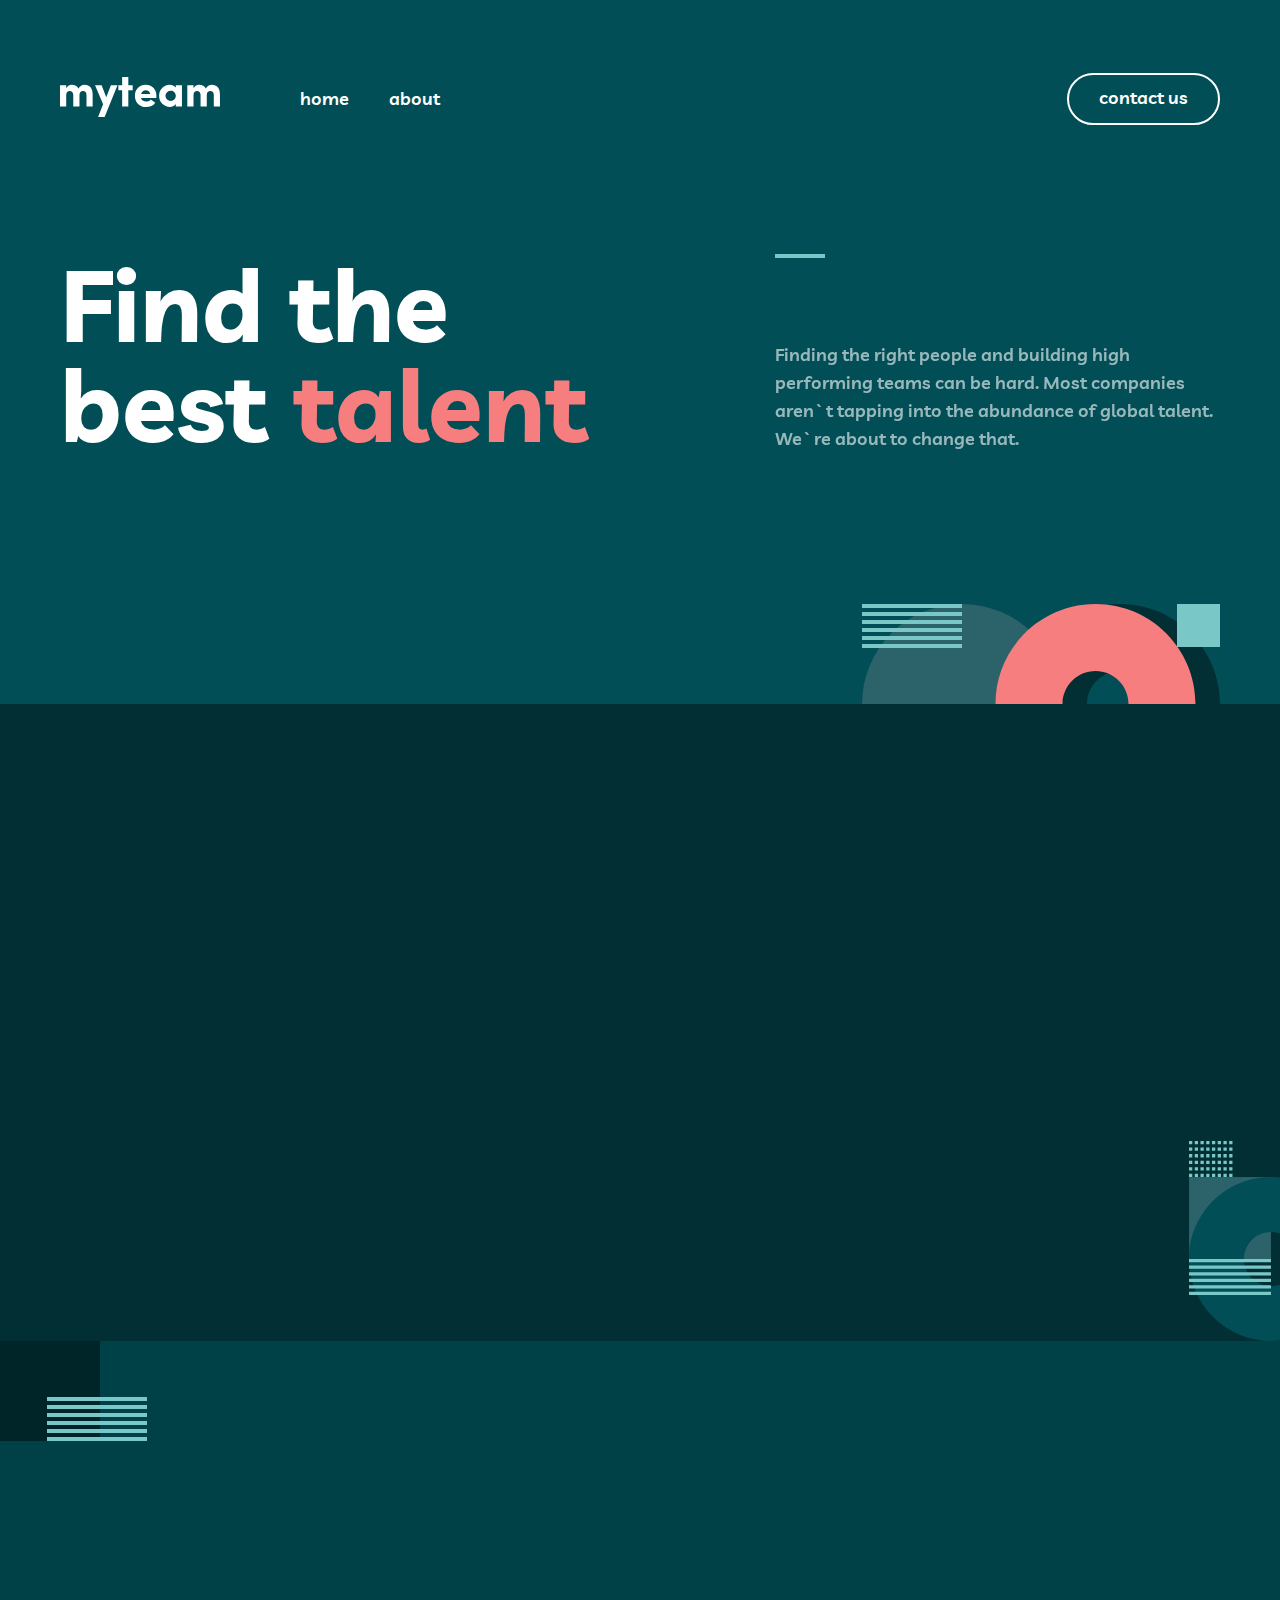
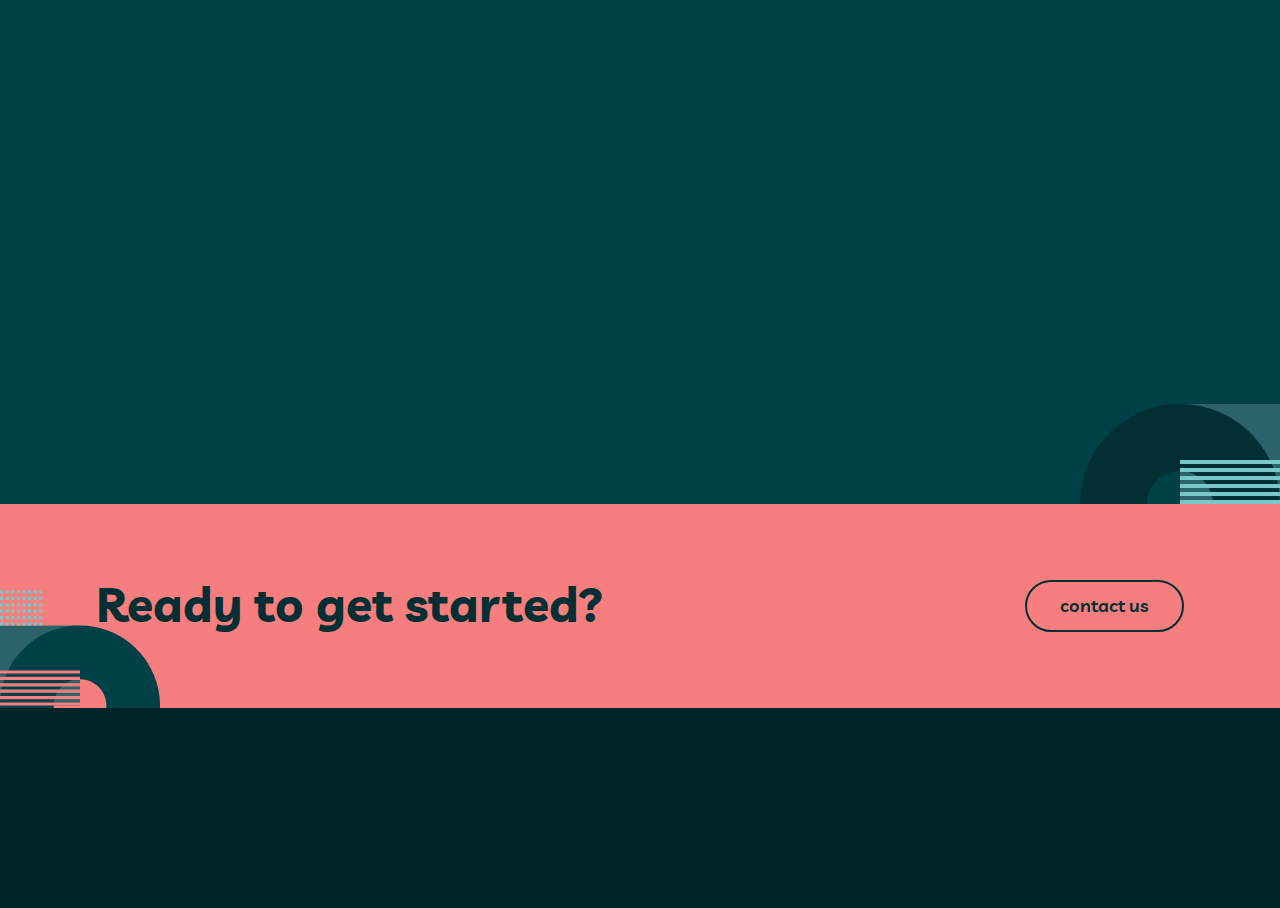
<file: index.html>
<!DOCTYPE html>
<html lang="en">
<head>
    <meta charset="UTF-8">
    <meta http-equiv="X-UA-Compatible" content="IE=edge">
    <meta name="viewport" content="width=device-width, initial-scale=1.0">
    <link rel="stylesheet" href="css/main.css">
    <link href="https://unpkg.com/aos@2.3.1/dist/aos.css" rel="stylesheet">
    <title>My Team</title>
</head>
<body>
    <header  class="site-header">
        <div class="container">
            <div class="header">
                <div class="header-logo-wrapper">
                    <a class="header-logo-link" href="/">
                        <img class="site-logo" src="./images/images-logo.svg" alt="site logo" width="160" height="40">
                    </a>
                    <ul class="header-list">
                        <li class="header-item">
                            <a class="header-link" href="/">home</a>
                        </li>
                        <li class="header-item">
                            <a class="header-link" href="./about.html">about</a>
                        </li>
                    </ul>
                </div>
                <a class="header-contact-link" href="./contact.html">contact us</a>
                <button class="header-btn">
                    <img src="./images/header-icon.svg" alt="header icon" width="20" height="17">
                </button>
            </div>
        </div>
    </header>
     <main class="site-main">
        <section  class="hero-section">
            <div class="container">
                <div  class="hero">
                    <h2 data-aos="flip-left" data-aos-easing="ease-out-cubic" data-aos-duration="2000">Find the <br> best <span class="hero-title-color">talent</span> </h2>
                    <div data-aos="flip-left" data-aos-easing="ease-out-cubic" data-aos-duration="2000" class="hero-content-wrapper">
                        <span></span>
                        <p>Finding the right people and building high performing teams can be hard. Most companies aren`t tapping into the abundance of global talent. We`re about to change that.</p>
                    </div>
                </div>
            </div>
        </section>
        <section class="build-section">
            <div class="container">
                <div class="build">
                    <div data-aos="flip-left"  data-aos-easing="ease-out-cubic" data-aos-duration="2000" class="build-content-left">
                        <span></span>
                        <h2>Build & manage distributed teams like no one else.</h2>
                    </div>
                    <div data-aos="flip-left"  data-aos-easing="ease-out-cubic" data-aos-duration="2000" class="build-content-right">
                        <div class="wrap">
                            <img src="./images/build-icon1.svg" alt="img" width="72" height="72">
                            <div>
                                <h3>Experienced Individuals</h3>
                                <p>Our network is made up of highly experienced professionals who are passionate about what they do.</p>
                            </div>
                        </div>
                        <div class="wrap">
                            <img src="./images/build-icon2.svg" alt="img" width="72" height="72">
                            <div>
                                <h3>Easy to Implement</h3>
                                <p>Our processes have been refined over years of implementation meaning our teams always deliver.</p>
                            </div>
                        </div>
                        <div class="wrap">
                            <img src="./images/build-icon3.svg" alt="img" width="72" height="72">
                            <div>
                                <h3>Enhanced Productivity</h3>
                                <p>Our customized platform with in-built analytics helps you manage your distributed teams.</p>
                            </div>
                        </div>
                    </div>
                </div>
            </div>
        </section>
         <section class="delivering-section">
            <div class="container">
                <h2  data-aos="fade-down"  data-aos-easing="linear" data-aos-duration="1500" class="delivering-title">Delivering real results for top companies. Some of our <span> success stories.</span></h2>
                <ul class="delivering-list">
                    <li data-aos="flip-left" data-aos-easing="ease-out-cubic" data-aos-duration="2000" class="delivering-item">
                       
                        <p class="delivering-text"> “The team perfectly fit the specialized skill set required. They focused on the most essential features helping us launch the platform eight months faster than planned.”</p>
                        <h3 class="delivering-subtitle">Kady Baker</h3>
                        <strong class="delivering-count">Product Manager at Bookmark</strong>
                        <img class="delivering-img" src="./images/delivering-icon1.svg" alt="img" width="62" height="62">
                    </li>
                    <li data-aos="flip-left" data-aos-easing="ease-out-cubic" data-aos-duration="2000" class="delivering-item">
                        
                        <p class="delivering-text"> “We needed to automate our entire onboarding process. The team came in and built out the whole journey. Since going live, user retention has gone through the roof!”</p>
                        <h3 class="delivering-subtitle">Aiysha Reese</h3>
                        <strong class="delivering-count">Founder of Manage</strong>
                        <img class="delivering-img" src="./images/delivering-icon2.svg" alt="img" width="62" height="62">
                    </li>
                    <li data-aos="flip-left" data-aos-easing="ease-out-cubic" data-aos-duration="2000" class="delivering-item">
                       
                        <p class="delivering-text"> “Amazing. Our team helped us build an app that delivered a new experience for hiring a physio. The launch was an instant success with 100k downloads in the first month.”</p>
                        <h3 class="delivering-subtitle">Arthur Clarke</h3>
                        <strong class="delivering-count">Co-founder of MyPhysio</strong>
                        <img class="delivering-img" src="./images/delivering-icon3.svg" alt="img" width="62" height="62">
                    </li>
                </ul>
            </div>
        </section> 
        <section class="ready-section">
            <div class="container">
                <div class="ready-wrapper">
                    <h2 class="ready-title">Ready to get started?</h2>
                    <a class="ready-link" href="">contact us</a>
                </div>
            </div>
        </section> 
    </main>
    <footer class="site-footer">
        <div class="container">
            <div data-aos="fade-down" data-aos-easing="linear" data-aos-duration="1500" class="footer">
                <div class="footer-wrapper">
                    <img class="footer-img" src="./images/images-logo.svg" alt="footer logo" width="160" height="40">
                    <ul class="footer-list">
                        <li class="footer-item">
                            <a class="footer-link" href="#">home</a>
                        </li>
                        <li class="footer-item">
                            <a class="footer-link" href="#">about</a>
                        </li>
                    </ul>
                </div>
                <div data-aos="fade-down" data-aos-easing="linear"  data-aos-duration="1500" class="footer-text-wrapper">
                    <ul>
                        <li>
                            <p>987  Hillcrest Lane</p>
                        </li>
                        <li>
                            <p>Irvine, CA</p>
                        </li>
                        <li>
                            <p>California 92714</p>
                            </li>
                            <li>
                                <p>Call Us : 949-833-7432</p>
                            </li>
                        </ul>
                    </div>
                    <div data-aos="fade-down" data-aos-easing="linear"  data-aos-duration="1500" class="wrapper">
                        <ul class="footer-list-wrapper">
                            <li class="footer-item-wrapper">
                                <a class="footer-link-wrapper" href="#">
                                    <svg width="24" height="24" viewBox="0 0 24 24" fill="none" xmlns="http://www.w3.org/2000/svg">
                                        <path d="M22.675 0H1.325C0.593 0 0 0.593 0 1.325V22.676C0 23.407 0.593 24 1.325 24H12.82V14.706H9.692V11.084H12.82V8.413C12.82 5.313 14.713 3.625 17.479 3.625C18.804 3.625 19.942 3.724 20.274 3.768V7.008L18.356 7.009C16.852 7.009 16.561 7.724 16.561 8.772V11.085H20.148L19.681 14.707H16.561V24H22.677C23.407 24 24 23.407 24 22.675V1.325C24 0.593 23.407 0 22.675 0Z" fill="currentColor"/>
                                    </svg>
                                </a>
                            </li>
                            <li class="footer-item-wrapper">
                                <a class="footer-link-wrapper" href="#">
                                    <svg width="24" height="24" viewBox="0 0 24 24" fill="none" xmlns="http://www.w3.org/2000/svg">
                                        <path d="M12 0C5.373 0 0 5.372 0 12C0 17.084 3.163 21.426 7.627 23.174C7.522 22.225 7.427 20.769 7.669 19.733C7.887 18.796 9.076 13.768 9.076 13.768C9.076 13.768 8.717 13.049 8.717 11.986C8.717 10.318 9.684 9.072 10.888 9.072C11.911 9.072 12.406 9.841 12.406 10.762C12.406 11.791 11.751 13.33 11.412 14.757C11.129 15.951 12.011 16.926 13.189 16.926C15.322 16.926 16.961 14.677 16.961 11.431C16.961 8.558 14.897 6.549 11.949 6.549C8.535 6.549 6.531 9.11 6.531 11.756C6.531 12.787 6.928 13.894 7.424 14.494C7.522 14.613 7.536 14.718 7.507 14.839L7.174 16.199C7.121 16.419 7 16.466 6.772 16.36C5.273 15.662 4.336 13.471 4.336 11.711C4.336 7.926 7.086 4.449 12.265 4.449C16.428 4.449 19.663 7.416 19.663 11.38C19.663 15.516 17.056 18.844 13.436 18.844C12.22 18.844 11.077 18.213 10.686 17.466L9.938 20.319C9.667 21.362 8.936 22.669 8.446 23.465C9.57 23.812 10.763 24 12 24C18.627 24 24 18.627 24 12C24 5.372 18.627 0 12 0Z" fill="currentColor"/>
                                    </svg>
                                    
                                </a>
                            </li>
                            <li class="footer-item-wrapper">
                                <a class="footer-link-wrapper" href="#">
                                    <svg width="24" height="20" viewBox="0 0 24 20" fill="none" xmlns="http://www.w3.org/2000/svg">
                                        <path d="M24 2.55699C23.117 2.94899 22.168 3.21299 21.172 3.33199C22.189 2.72299 22.97 1.75799 23.337 0.607986C22.386 1.17199 21.332 1.58199 20.21 1.80299C19.313 0.845986 18.032 0.247986 16.616 0.247986C13.437 0.247986 11.101 3.21399 11.819 6.29299C7.728 6.08799 4.1 4.12799 1.671 1.14899C0.381 3.36199 1.002 6.25699 3.194 7.72299C2.388 7.69699 1.628 7.47599 0.965 7.10699C0.911 9.38799 2.546 11.522 4.914 11.997C4.221 12.185 3.462 12.229 2.69 12.081C3.316 14.037 5.134 15.46 7.29 15.5C5.22 17.123 2.612 17.848 0 17.54C2.179 18.937 4.768 19.752 7.548 19.752C16.69 19.752 21.855 12.031 21.543 5.10599C22.505 4.41099 23.34 3.54399 24 2.55699Z" fill="currentColor"/>
                                    </svg>
                                    
                                </a>
                            </li>
                        </ul>
                        <p>Copyright 2020. All Rights Reserved</p>
                        
                    </div>
                </div>
            </div>
        </footer>  
        <script src="https://unpkg.com/aos@2.3.1/dist/aos.js"></script>
        <script>
            AOS.init();
        </script>
    </body>
    </html>
</file>
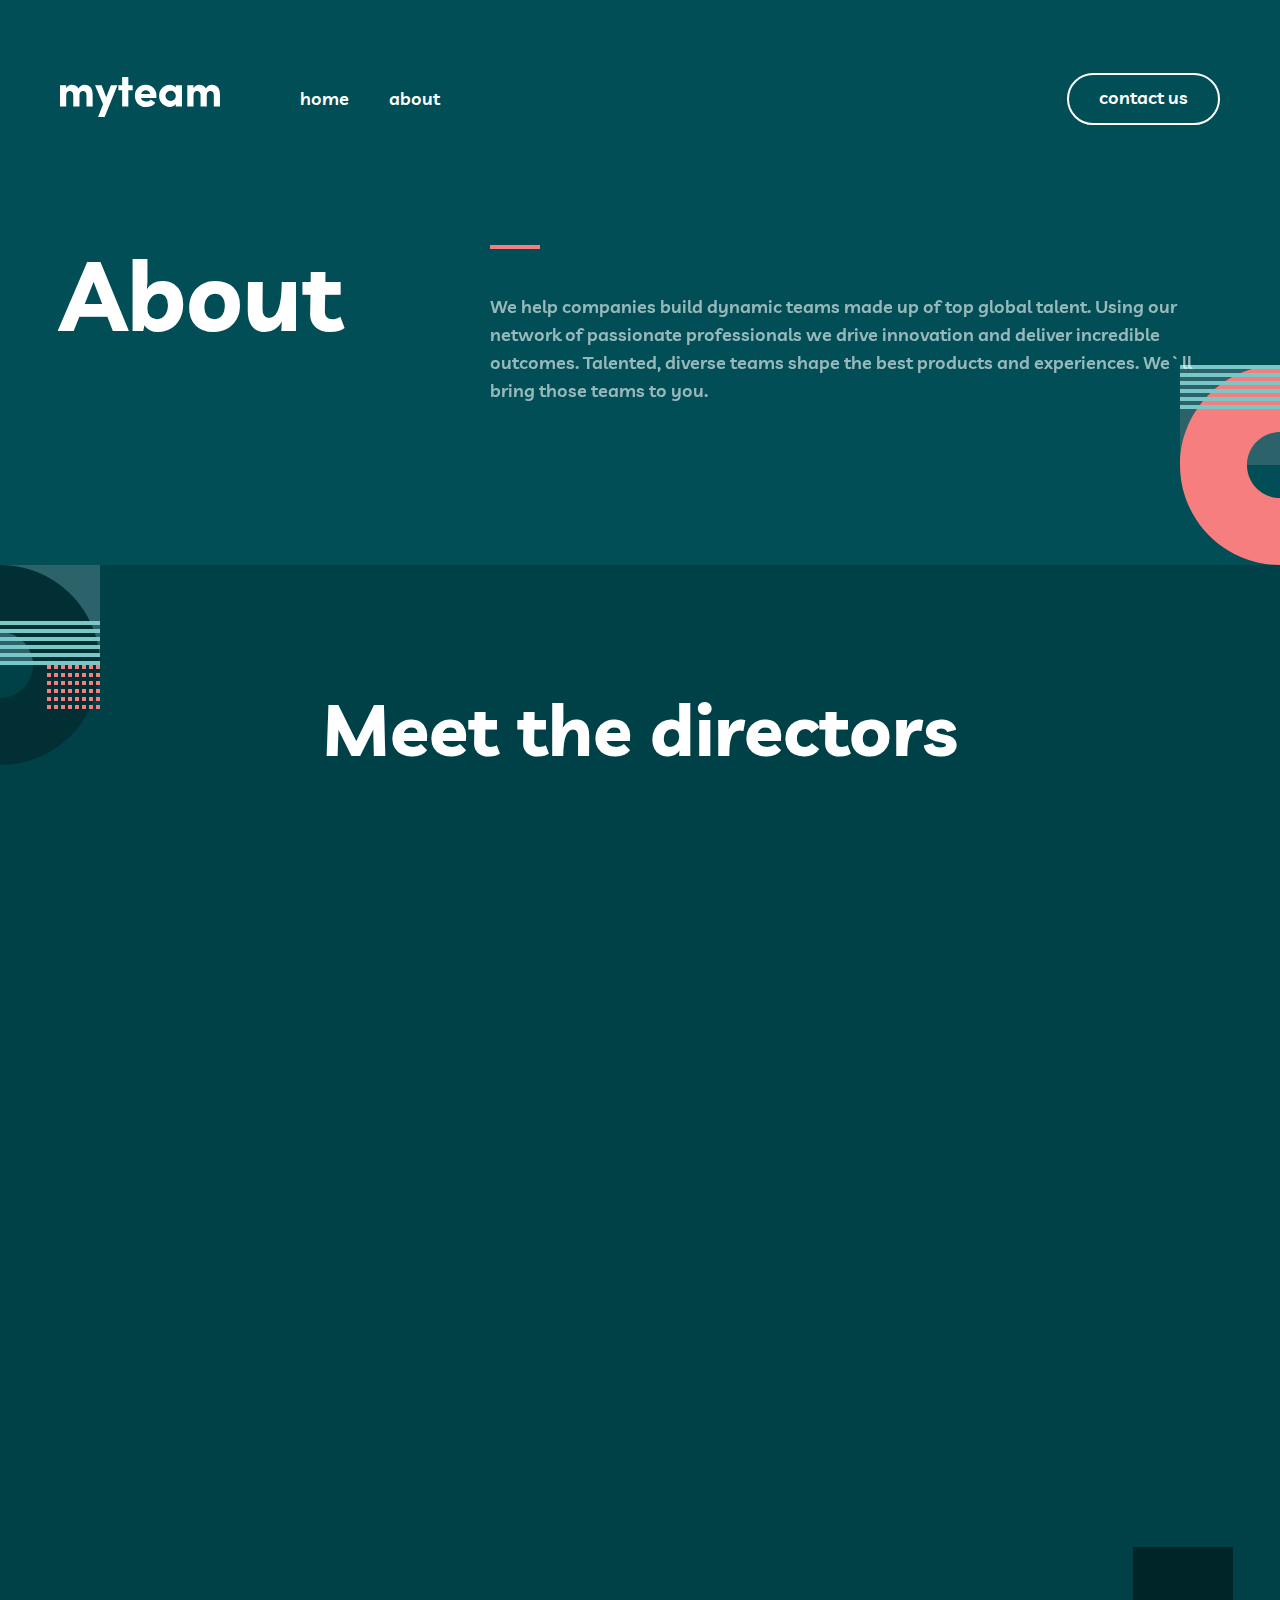
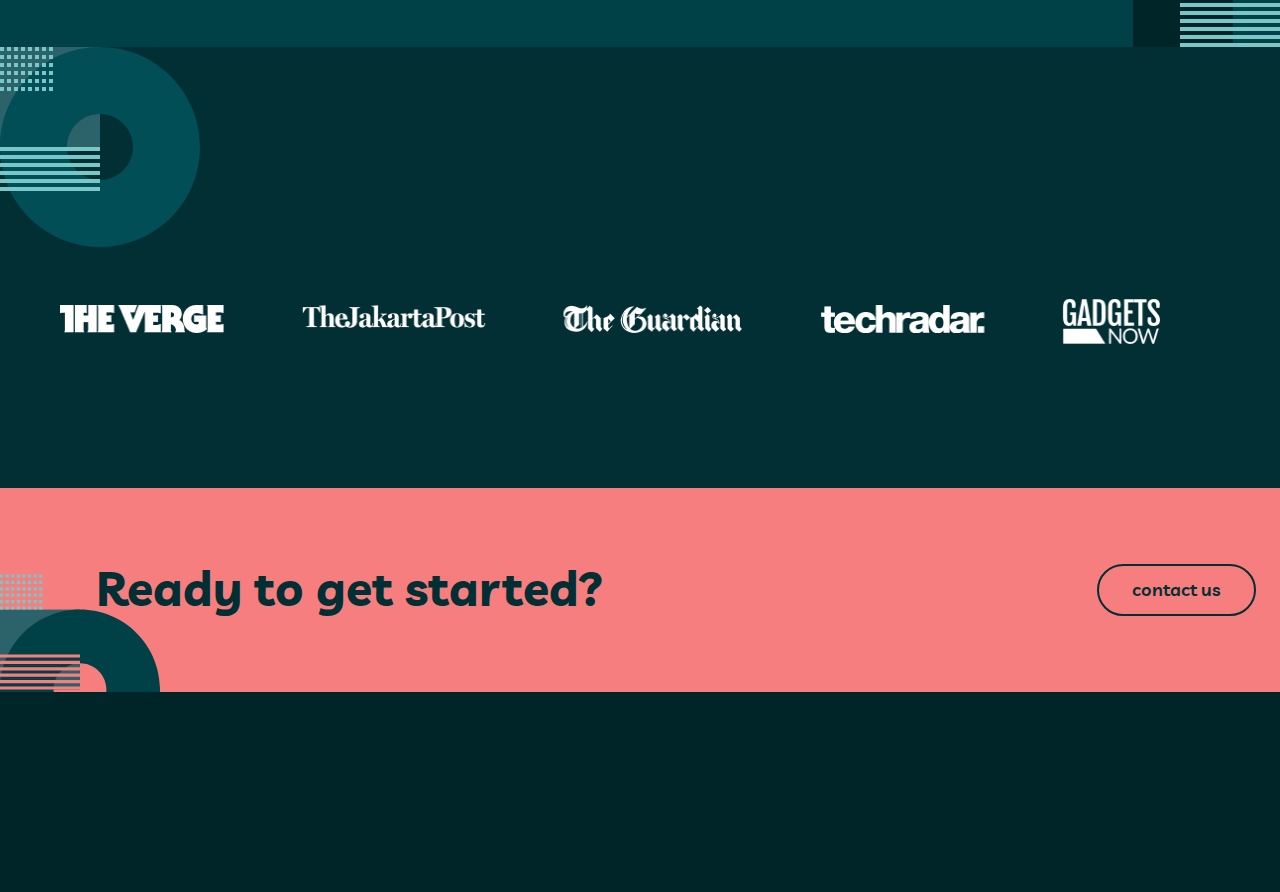
<file: about.html>
<!DOCTYPE html>
<html lang="en">
<head>
    <meta charset="UTF-8">
    <meta http-equiv="X-UA-Compatible" content="IE=edge">
    <meta name="viewport" content="width=device-width, initial-scale=1.0">
    <link rel="stylesheet" href="./css/about.css">
    <link href="https://unpkg.com/aos@2.3.1/dist/aos.css" rel="stylesheet">
    <title>About</title>
</head>
<body>
    <header class="site-header">
        <div class="container">
            <div class="header">
                <div class="header-logo-wrapper">
                    <a class="header-logo-link" href="/">
                        <img src="./images/images-logo.svg" alt="site logo" width="160" height="40">
                    </a>
                    <ul class="header-list">
                        <li class="header-item">
                            <a class="header-link" href="/">home</a>
                        </li>
                        <li class="header-item">
                            <a class="header-link" href="./about.html">about</a>
                        </li>
                    </ul>
                </div>
                <a class="header-contact-link" href="#">contact us</a>
            </div>
        </div>
    </header>
    <main class="site-main">
        <section class="intro-section">
            <div class="container">
                <div class="intro-wrapper">
                    <div data-aos="flip-left" data-aos-easing="ease-out-cubic" data-aos-duration="2000" class="intro-title-wrapper">
                        <h2>About</h2>
                    </div>
                     <div data-aos="flip-left" data-aos-easing="ease-out-cubic" data-aos-duration="2000"   class="intro-text-wrapper">
                        <span></span>
                        <p class="intro-text">We help companies build dynamic teams made up of top global talent. Using our network of passionate professionals we drive innovation and deliver incredible outcomes. Talented, diverse teams shape the best products and experiences. We`ll bring those teams to you.</p>
                    </div>
                </div>
            </div>
        </section>
        <section class="meet-section">
            <div class="container">
                <div  data-aos="fade-down"  data-aos-easing="linear"  data-aos-duration="1500" class="meet-title-wrapper">
                    <h2>Meet the directors</h2>
                </div>
                <ul  class="meet-list">
                    <li data-aos="flip-left" data-aos-easing="ease-out-cubic"  data-aos-duration="2000" class="meet-item">
                        <img class="meet-img" src="./pictures/meet-icon1.svg" alt="img" width="96" height="96">
                        <strong class="meet-count">Nikita Marks</strong>
                        <p class="meet-text">Founder & CEO</p>
                        <img class="meet-icon" src="./pictures/meet-icon.svg" alt="img" width="56" height="56">
                    </li>
                    <li data-aos="flip-left"  data-aos-easing="ease-out-cubic"  data-aos-duration="2000" class="meet-item">
                        <img class="meet-img" src="./pictures/meet-icon2.svg" alt="img" width="96" height="96">
                        <strong class="meet-count">Cristian Duncan</strong>
                        <p class="meet-text">Co-founder & COO</p>
                        <img class="meet-icon" src="./pictures/meet-icon.svg" alt="img" width="56" height="56">
                    </li>
                    <li data-aos="flip-left"  data-aos-easing="ease-out-cubic" data-aos-duration="2000" class="meet-item">
                        <img class="meet-img" src="./pictures/meet-icon3.svg" alt="img" width="96" height="96">
                        <strong class="meet-count">Cruz Hamer</strong>
                        <p class="meet-text">Co-founder & CTO</p>
                        <img class="meet-icon" src="./pictures/meet-icon.svg" alt="img" width="56" height="56">
                    </li>
                </ul>
                <ul class="meet-list">
                    <li data-aos="flip-left" data-aos-easing="ease-out-cubic" data-aos-duration="2000" class="meet-item">
                        <img class="meet-img" src="./pictures/meet-icon4.svg" alt="img" width="96" height="96">
                        <strong class="meet-count">Drake Heaton</strong>
                        <p class="meet-text">Business Development Lead</p>
                        <img class="meet-icon" src="./pictures/meet-icon.svg" alt="img" width="56" height="56">
                    </li>
                    <li data-aos="flip-left" data-aos-easing="ease-out-cubic" data-aos-duration="2000" class="meet-item">
                        <img class="meet-img" src="./pictures/meet-icon5.svg" alt="img" width="96" height="96">
                        <strong class="meet-count">Griffin Wise</strong>
                        <p class="meet-text">Lead Marketing</p>
                        <img class="meet-icon" src="./pictures/meet-icon.svg" alt="img" width="56" height="56">
                    </li>
                    <li data-aos="flip-left"  data-aos-easing="ease-out-cubic"  data-aos-duration="2000" class="meet-item-box">
                        <strong class="meet-count-wrap">Aden Allan</strong>
                        <p class="meet-text-wrap"> “Empowered teams create truly amazing products. Set the north star and let them follow it.”</p>
                        <a class="meet-img-wrap" href="#">
                            <svg width="24" height="20" viewBox="0 0 24 20" fill="none" xmlns="http://www.w3.org/2000/svg">
                                <path d="M24 2.309C23.117 2.701 22.168 2.965 21.172 3.084C22.189 2.475 22.97 1.51 23.337 0.36C22.386 0.924 21.332 1.334 20.21 1.555C19.313 0.598 18.032 0 16.616 0C13.437 0 11.101 2.966 11.819 6.045C7.728 5.84 4.1 3.88 1.671 0.901C0.381 3.114 1.002 6.009 3.194 7.475C2.388 7.449 1.628 7.228 0.965 6.859C0.911 9.14 2.546 11.274 4.914 11.749C4.221 11.937 3.462 11.981 2.69 11.833C3.316 13.789 5.134 15.212 7.29 15.252C5.22 16.875 2.612 17.6 0 17.292C2.179 18.689 4.768 19.504 7.548 19.504C16.69 19.504 21.855 11.783 21.543 4.858C22.505 4.163 23.34 3.296 24 2.309Z" fill="currentColor"/>
                            </svg>
                            
                        </a>
                        <a class="meet-img-wrap" href="#">
                            <svg width="20" height="20" viewBox="0 0 20 20" fill="none" xmlns="http://www.w3.org/2000/svg">
                                <path fill-rule="evenodd" clip-rule="evenodd" d="M2 0H18C19.1 0 20 0.9 20 2V18C20 19.1 19.1 20 18 20H2C0.9 20 0 19.1 0 18V2C0 0.9 0.9 0 2 0ZM6 17V8H3V17H6ZM4.5 6.3C3.5 6.3 2.7 5.5 2.7 4.5C2.7 3.5 3.5 2.7 4.5 2.7C5.5 2.7 6.3 3.5 6.3 4.5C6.3 5.5 5.5 6.3 4.5 6.3ZM14 17H17V11.3C17 9.4 15.4 7.8 13.5 7.8C12.6 7.8 11.5 8.4 11 9.2V8H8V17H11V11.7C11 10.9 11.7 10.2 12.5 10.2C13.3 10.2 14 10.9 14 11.7V17Z" fill="currentColor"/>
                            </svg>  
                        </a>
                        <img  class="img-wrap" src="./pictures/meet-iconn.svg" alt="img" width="56" height="56">
                    </li>
                </ul>
            </div>
        </section>
        <section class="clients-section">
            <div class="container">
                <div  data-aos="fade-down" data-aos-easing="linear" data-aos-duration="1500" class="clients-title-wrapper">
                    <h2>Some of our clients</h2>
                </div>
                <img class="clients-img" src="./pictures/clients-img.png" alt="img" width="1100" height="45">
            </div>
        </section>
        <section class="ready-section">
            <div class="container">
                <div class="ready-wrapper">
                    <h2 class="ready-title">Ready to get started?</h2>
                    <a class="ready-link" href="">contact us</a>
                </div>
            </div>
        </section>
    </main>
    <footer class="site-footer">
        <div class="container">
            <div data-aos="fade-down"
            data-aos-easing="linear"
            data-aos-duration="1500" class="footer">
                <div class="footer-wrapper">
                    <img src="./images/images-logo.svg" alt="footer logo" width="160" height="40">
                    <ul class="footer-list">
                        <li class="footer-item">
                            <a class="footer-link" href="#">home</a>
                        </li>
                        <li class="footer-item">
                            <a class="footer-link" href="#">about</a>
                        </li>
                    </ul>
                </div>
                <div data-aos="fade-down"
                data-aos-easing="linear"
                data-aos-duration="1500" class="footer-text-wrapper">
                    <ul>
                        <li>
                            <p>987  Hillcrest Lane</p>
                        </li>
                        <li>
                            <p>Irvine, CA</p>
                        </li>
                        <li>
                            <p>California 92714/p>
                            </li>
                            <li>
                                <p>Call Us : 949-833-7432</p>
                            </li>
                        </ul>
                        
                    </div>
                    <div data-aos="fade-down"
                    data-aos-easing="linear"
                    data-aos-duration="1500" class="wrapper">
                        <ul class="footer-list-wrapper">
                            <li class="footer-item-wrapper">
                                <a class="footer-link-wrapper" href="#">
                                    <svg width="24" height="24" viewBox="0 0 24 24" fill="none" xmlns="http://www.w3.org/2000/svg">
                                        <path d="M22.675 0H1.325C0.593 0 0 0.593 0 1.325V22.676C0 23.407 0.593 24 1.325 24H12.82V14.706H9.692V11.084H12.82V8.413C12.82 5.313 14.713 3.625 17.479 3.625C18.804 3.625 19.942 3.724 20.274 3.768V7.008L18.356 7.009C16.852 7.009 16.561 7.724 16.561 8.772V11.085H20.148L19.681 14.707H16.561V24H22.677C23.407 24 24 23.407 24 22.675V1.325C24 0.593 23.407 0 22.675 0Z" fill="currentColor"/>
                                    </svg>
                                </a>
                            </li>
                            <li class="footer-item-wrapper">
                                <a class="footer-link-wrapper" href="#">
                                    <svg width="24" height="24" viewBox="0 0 24 24" fill="none" xmlns="http://www.w3.org/2000/svg">
                                        <path d="M12 0C5.373 0 0 5.372 0 12C0 17.084 3.163 21.426 7.627 23.174C7.522 22.225 7.427 20.769 7.669 19.733C7.887 18.796 9.076 13.768 9.076 13.768C9.076 13.768 8.717 13.049 8.717 11.986C8.717 10.318 9.684 9.072 10.888 9.072C11.911 9.072 12.406 9.841 12.406 10.762C12.406 11.791 11.751 13.33 11.412 14.757C11.129 15.951 12.011 16.926 13.189 16.926C15.322 16.926 16.961 14.677 16.961 11.431C16.961 8.558 14.897 6.549 11.949 6.549C8.535 6.549 6.531 9.11 6.531 11.756C6.531 12.787 6.928 13.894 7.424 14.494C7.522 14.613 7.536 14.718 7.507 14.839L7.174 16.199C7.121 16.419 7 16.466 6.772 16.36C5.273 15.662 4.336 13.471 4.336 11.711C4.336 7.926 7.086 4.449 12.265 4.449C16.428 4.449 19.663 7.416 19.663 11.38C19.663 15.516 17.056 18.844 13.436 18.844C12.22 18.844 11.077 18.213 10.686 17.466L9.938 20.319C9.667 21.362 8.936 22.669 8.446 23.465C9.57 23.812 10.763 24 12 24C18.627 24 24 18.627 24 12C24 5.372 18.627 0 12 0Z" fill="currentColor"/>
                                    </svg> 
                                </a>
                            </li>
                            <li class="footer-item-wrapper">
                                <a class="footer-link-wrapper" href="#">
                                    <svg width="24" height="20" viewBox="0 0 24 20" fill="none" xmlns="http://www.w3.org/2000/svg">
                                        <path d="M24 2.55699C23.117 2.94899 22.168 3.21299 21.172 3.33199C22.189 2.72299 22.97 1.75799 23.337 0.607986C22.386 1.17199 21.332 1.58199 20.21 1.80299C19.313 0.845986 18.032 0.247986 16.616 0.247986C13.437 0.247986 11.101 3.21399 11.819 6.29299C7.728 6.08799 4.1 4.12799 1.671 1.14899C0.381 3.36199 1.002 6.25699 3.194 7.72299C2.388 7.69699 1.628 7.47599 0.965 7.10699C0.911 9.38799 2.546 11.522 4.914 11.997C4.221 12.185 3.462 12.229 2.69 12.081C3.316 14.037 5.134 15.46 7.29 15.5C5.22 17.123 2.612 17.848 0 17.54C2.179 18.937 4.768 19.752 7.548 19.752C16.69 19.752 21.855 12.031 21.543 5.10599C22.505 4.41099 23.34 3.54399 24 2.55699Z" fill="currentColor"/>
                                    </svg>
                                </a>
                            </li>
                        </ul>
                        <p>Copyright 2020. All Rights Reserved</p> 
                    </div>
                </div>
            </div>
        </footer>
        <script src="https://unpkg.com/aos@2.3.1/dist/aos.js"></script>
        <script>
            AOS.init();
          </script>
    </body>
    </html>
</file>
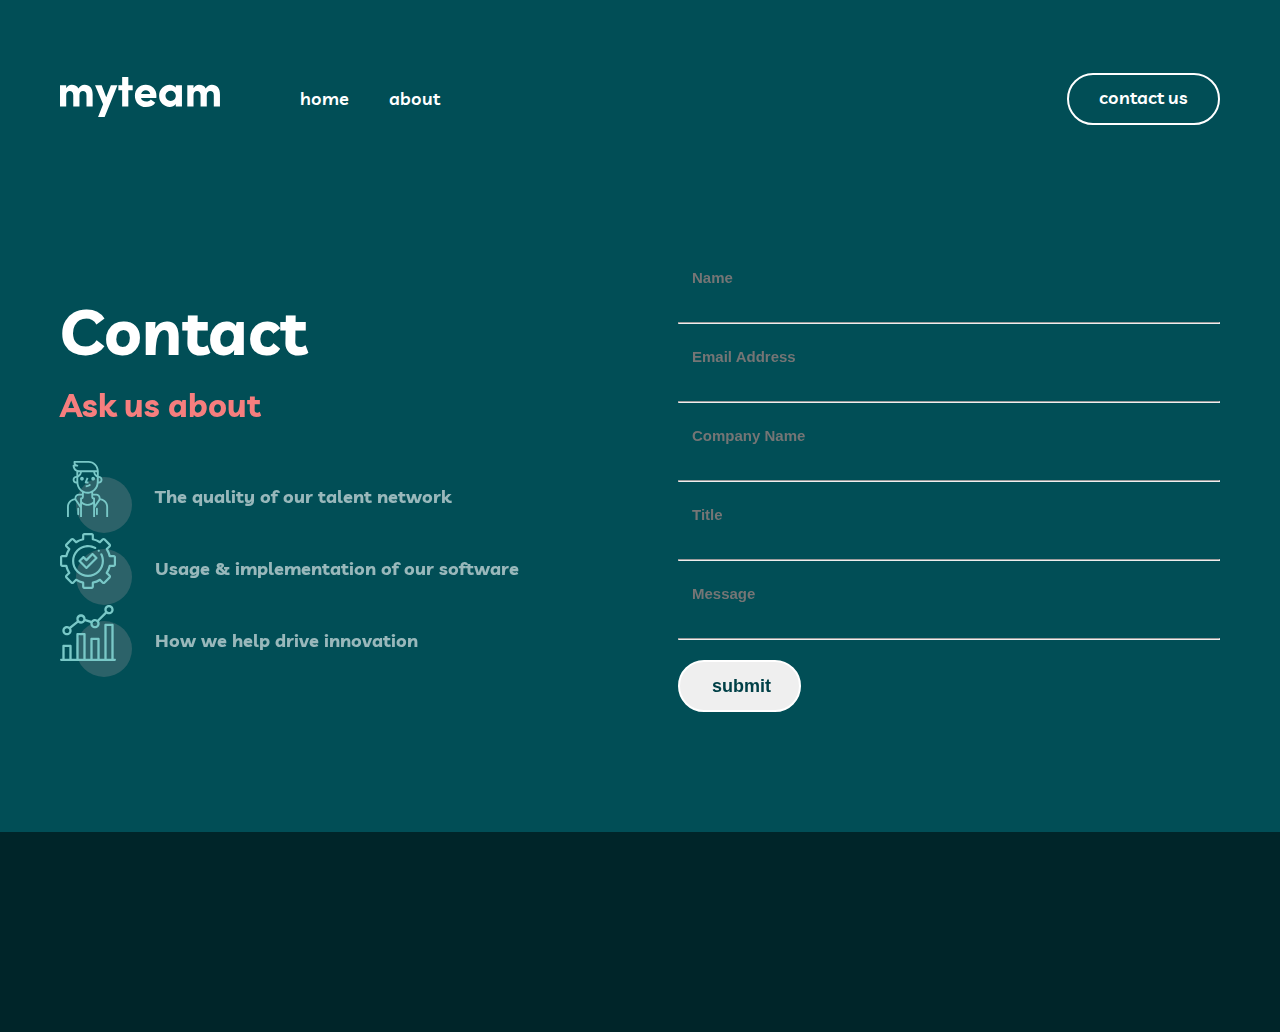
<file: contact.html>
<!DOCTYPE html>
<html lang="en">
<head>
    <meta charset="UTF-8">
    <meta http-equiv="X-UA-Compatible" content="IE=edge">
    <meta name="viewport" content="width=device-width, initial-scale=1.0">
    <link rel="stylesheet" href="./css/contact.css">
    <link href="https://unpkg.com/aos@2.3.1/dist/aos.css" rel="stylesheet">
    <title>Contact</title>
</head>
<body>
    <header  class="site-header">
        <div class="container">
            <div class="header">
                <div class="header-logo-wrapper">
                    <a class="header-logo-link" href="/">
                        <img src="./images/images-logo.svg" alt="site logo" width="160" height="40">
                    </a>
                    <ul class="header-list">
                        <li class="header-item">
                            <a class="header-link" href="/">home</a>
                        </li>
                        <li class="header-item">
                            <a class="header-link" href="./about.html">about</a>
                        </li>
                    </ul>
                </div>
                <a class="header-contact-link" href="./contact.html">contact us</a>
            </div>
        </div>
    </header>
    <main class="site-main">
        <section class="hero-section">
            <div class="container">
                <div class="hero-wrapper">
                    <div data-aos="flip-left"  data-aos-easing="ease-out-cubic"  data-aos-duration="2000" class="hero">
                        <h2 class="hero-title">Contact</h2>
                        <strong class="hero-count">Ask us about</strong>
                        <ul class="hero-list">
                            <li class="hero-item">
                                <img class="hero-img" src="./pictures/contact-icon1.svg" alt="img" width="72" height="72">
                                <p class="hero-text">The quality of our talent network</p>
                            </li>
                            <li class="hero-item">
                                <img class="hero-img" src="./pictures/contact-icon2.svg" alt="img" width="72" height="72">
                                <p class="hero-text">Usage & implementation of our software</p>
                            </li>
                            <li class="hero-item">
                                <img class="hero-img" src="./pictures/contact-icon3.svg" alt="img" width="72" height="72">
                                <p class="hero-text">How we help drive innovation</p>
                            </li>
                        </ul>
                    </div>
                    <form data-aos="flip-left" data-aos-easing="ease-out-cubic" data-aos-duration="2000" class="form" action="https://echo.htmlacademy.ru" method="POST" autocomplete="off">
                        <input class="form-input" type="text" name="Name" required  placeholder="Name" aria-label="Enter your name">
                        <hr>
                        <input class="form-input" type="email" name="Email Address" required  placeholder="Email Address" aria-label="Enter your Email Address">
                        <hr>
                        <input class="form-input" type="text" name="Company Name" required  placeholder="Company Name" aria-label="Enter your Company Name">
                        <hr>
                        <input class="form-input" type="text" name="Title" required  placeholder="Title" aria-label="Enter your Title">
                        <hr>
                        <input class="form-input" type="text" name="Message" required  placeholder="Message" aria-label="Enter your Message">
                        <hr>
                        <br>
                        <button class="hero-btn" type="submit">submit</button>
                    </form>
                </div>
            </div>
        </section>
    </main>
    <footer class="site-footer">
        <div class="container">
            <div data-aos="fade-down"  data-aos-easing="linear"  data-aos-duration="1500" class="footer">
                <div data-aos="fade-down"  data-aos-easing="linear"  data-aos-duration="1500" class="footer-wrapper">
                    <img src="./images/images-logo.svg" alt="footer logo" width="160" height="40">
                    <ul class="footer-list">
                        <li class="footer-item">
                            <a class="footer-link" href="#">home</a>
                        </li>
                        <li class="footer-item">
                            <a class="footer-link" href="#">about</a>
                        </li>
                    </ul>
                </div>
                <div data-aos="fade-down" data-aos-easing="linear" data-aos-duration="1500" class="footer-text-wrapper">
                    <ul>
                        <li>
                            <p>987  Hillcrest Lane</p>
                        </li>
                        <li>
                            <p>Irvine, CA</p>
                        </li>
                        <li>
                            <p>California 92714/p>
                            </li>
                            <li>
                                <p>Call Us : 949-833-7432</p>
                            </li>
                        </ul>
                        
                    </div>
                    <div data-aos="fade-down" data-aos-easing="linear" data-aos-duration="1500" class="wrapper">
                        <ul class="footer-list-wrapper">
                            <li class="footer-item-wrapper">
                                <a class="footer-link-wrapper" href="#">
                                    <svg width="24" height="24" viewBox="0 0 24 24" fill="none" xmlns="http://www.w3.org/2000/svg">
                                        <path d="M22.675 0H1.325C0.593 0 0 0.593 0 1.325V22.676C0 23.407 0.593 24 1.325 24H12.82V14.706H9.692V11.084H12.82V8.413C12.82 5.313 14.713 3.625 17.479 3.625C18.804 3.625 19.942 3.724 20.274 3.768V7.008L18.356 7.009C16.852 7.009 16.561 7.724 16.561 8.772V11.085H20.148L19.681 14.707H16.561V24H22.677C23.407 24 24 23.407 24 22.675V1.325C24 0.593 23.407 0 22.675 0Z" fill="currentColor"/>
                                    </svg>
                                </a>
                            </li>
                            <li class="footer-item-wrapper">
                                <a class="footer-link-wrapper" href="#">
                                    <svg width="24" height="24" viewBox="0 0 24 24" fill="none" xmlns="http://www.w3.org/2000/svg">
                                        <path d="M12 0C5.373 0 0 5.372 0 12C0 17.084 3.163 21.426 7.627 23.174C7.522 22.225 7.427 20.769 7.669 19.733C7.887 18.796 9.076 13.768 9.076 13.768C9.076 13.768 8.717 13.049 8.717 11.986C8.717 10.318 9.684 9.072 10.888 9.072C11.911 9.072 12.406 9.841 12.406 10.762C12.406 11.791 11.751 13.33 11.412 14.757C11.129 15.951 12.011 16.926 13.189 16.926C15.322 16.926 16.961 14.677 16.961 11.431C16.961 8.558 14.897 6.549 11.949 6.549C8.535 6.549 6.531 9.11 6.531 11.756C6.531 12.787 6.928 13.894 7.424 14.494C7.522 14.613 7.536 14.718 7.507 14.839L7.174 16.199C7.121 16.419 7 16.466 6.772 16.36C5.273 15.662 4.336 13.471 4.336 11.711C4.336 7.926 7.086 4.449 12.265 4.449C16.428 4.449 19.663 7.416 19.663 11.38C19.663 15.516 17.056 18.844 13.436 18.844C12.22 18.844 11.077 18.213 10.686 17.466L9.938 20.319C9.667 21.362 8.936 22.669 8.446 23.465C9.57 23.812 10.763 24 12 24C18.627 24 24 18.627 24 12C24 5.372 18.627 0 12 0Z" fill="currentColor"/>
                                    </svg>
                                    
                                </a>
                            </li>
                            <li class="footer-item-wrapper">
                                <a class="footer-link-wrapper" href="#">
                                    <svg width="24" height="20" viewBox="0 0 24 20" fill="none" xmlns="http://www.w3.org/2000/svg">
                                        <path d="M24 2.55699C23.117 2.94899 22.168 3.21299 21.172 3.33199C22.189 2.72299 22.97 1.75799 23.337 0.607986C22.386 1.17199 21.332 1.58199 20.21 1.80299C19.313 0.845986 18.032 0.247986 16.616 0.247986C13.437 0.247986 11.101 3.21399 11.819 6.29299C7.728 6.08799 4.1 4.12799 1.671 1.14899C0.381 3.36199 1.002 6.25699 3.194 7.72299C2.388 7.69699 1.628 7.47599 0.965 7.10699C0.911 9.38799 2.546 11.522 4.914 11.997C4.221 12.185 3.462 12.229 2.69 12.081C3.316 14.037 5.134 15.46 7.29 15.5C5.22 17.123 2.612 17.848 0 17.54C2.179 18.937 4.768 19.752 7.548 19.752C16.69 19.752 21.855 12.031 21.543 5.10599C22.505 4.41099 23.34 3.54399 24 2.55699Z" fill="currentColor"/>
                                    </svg>
                                    
                                </a>
                            </li>
                        </ul>
                        <p>Copyright 2020. All Rights Reserved</p>
                        
                    </div>
                </div>
            </div>
        </footer>
        <script src="https://unpkg.com/aos@2.3.1/dist/aos.js"></script>
        <script>
            AOS.init();
          </script>
</body>
</html>
</file>
<file: css/main.css>
@font-face {
  font-display: swap;
  font-family: "Livvic";
  font-style: normal;
  font-weight: 600;
  src: url("../fonts/livvic-v14-latin-600.woff2") format("woff2");
}
@font-face {
  font-display: swap;
  font-family: "Livvic";
  font-style: normal;
  font-weight: 700;
  src: url("../fonts/livvic-v14-latin-700.woff2") format("woff2");
}
* {
  margin: 0;
  padding: 0;
  list-style: none;
  text-decoration: none;
  box-sizing: border-box;
  scroll-behavior: smooth;
}

body {
  font-family: "Livvic", sans-serif;
}

.container {
  max-width: 1200px;
  margin: 0 auto;
  padding: 0 20px;
}

.site-header {
  padding: 73px 0 129px;
  background-color: #014E56;
}

.header {
  display: flex;
  align-items: center;
  justify-content: space-between;
}

.header-logo-wrapper {
  display: flex;
  align-items: center;
  gap: 80px;
}

.header-list {
  display: flex;
  align-items: center;
  gap: 40px;
}

.header-link {
  font-size: 18px;
  font-weight: 600;
  line-height: 28px;
  color: white;
  transition: color 0.3s;
}

.header-link:hover {
  color: #F67E7E;
}

.header-contact-link {
  width: 153px;
  padding: 9px 0 11px;
  border: 2px solid #FFFFFF;
  border-radius: 30px;
  text-align: center;
  color: white;
  font-size: 18px;
  font-weight: 600;
  line-height: 28px;
  transition: all 0.3s;
}

.header-contact-link:hover {
  background-color: white;
  color: #002529;
}

.header-btn {
  border: none;
  background-color: transparent;
  display: none;
}

@media (max-width: 768px) {
  .site-logo {
    width: 128px;
    height: 32px;
  }
  .header-logo-wrapper {
    gap: 48px;
  }
}
@media (max-width: 546px) {
  .site-header {
    padding: 48px 0 80px;
  }
  .header-contact-link, .header-list {
    display: none;
  }
  .header-btn {
    display: block;
  }
}
.hero-section {
  background-color: #014E56;
  background-image: url(../images/hero-bg1.svg);
  background-repeat: no-repeat;
  background-size: 200px;
  background-position: calc(50% - 740px) top;
}

.hero {
  padding-bottom: 250px;
  background-image: url(../images/hero-bg2.svg);
  background-repeat: no-repeat;
  background-size: 358px;
  background-position: right bottom;
  display: flex;
  align-items: start;
  justify-content: space-between;
}

.hero > h2 {
  font-size: 100px;
  font-weight: 700;
  line-height: 100px;
  color: white;
}

.hero-title-color {
  font-size: 100px;
  font-weight: 700;
  line-height: 100px;
  color: #F67E7E;
}

.hero-content-wrapper {
  width: 445px;
}

.hero-content-wrapper > span {
  display: inline-block;
  margin-bottom: 79px;
  width: 50px;
  height: 4px;
  background-color: #79C8C7;
}

.hero-content-wrapper > p {
  font-size: 18px;
  font-weight: 600;
  line-height: 28px;
  color: white;
}

@media (max-width: 768px) {
  .hero {
    flex-direction: column;
    align-items: center;
    background-position-x: center;
  }
  .hero > h2 {
    font-weight: 700;
    font-size: 64px;
    line-height: 56px;
    margin-bottom: 24px;
    text-align: center;
  }
  .hero-content-wrapper > span {
    display: none;
  }
  .hero-content-wrapper > p {
    max-width: 457px;
    margin: 0 auto;
    text-align: center;
    font-size: 15px;
  }
  .hero-content-wrapper {
    width: 100%;
  }
  .hero-title-color {
    font-weight: 700;
    font-size: 64px;
    line-height: 56px;
  }
}
@media (max-width: 546px) {
  .hero {
    padding-bottom: 197px;
  }
  .hero > h2 {
    font-weight: 700;
    font-size: 40px;
    line-height: 40px;
    margin-bottom: 24px;
    text-align: center;
  }
  .hero-title-color {
    font-weight: 700;
    font-size: 40px;
    line-height: 40px;
  }
  .hero-content-wrapper > p {
    max-width: 327px;
  }
}
.build-section {
  padding: 140px 140px;
  background-color: #012F34;
  background-image: url(../images/build-bg.svg);
  background-repeat: no-repeat;
  background-size: 100px 200px;
  background-position: right bottom;
}

.build {
  display: flex;
  gap: 50px;
}

.build-content-left {
  width: 445px;
}

.build-content-left > span {
  display: inline-block;
  width: 50px;
  height: 4px;
  background-color: #F67E7E;
  margin-bottom: 54px;
}

.build-content-left > h2 {
  font-size: 48px;
  font-weight: 700;
  line-height: 48px;
  color: #FFFFFF;
}

.build-content-right {
  width: 540px;
  margin-left: 125px;
}

.wrap {
  display: flex;
  align-items: center;
  gap: 32px;
}

h3 {
  font-size: 18px;
  font-weight: 700;
  line-height: 28px;
  color: #F67E7E;
  margin-bottom: 16px;
}

p {
  font-size: 15px;
  font-weight: 600;
  line-height: 25px;
  color: #FFFFFF;
}

@media (max-width: 1016px) {
  .build-section {
    padding: 100px 0;
    padding-left: 150px;
    background-position: right top;
  }
  .build {
    flex-direction: column;
  }
  .build-content-left {
    width: 50%;
  }
  .build-content-right {
    margin-left: 0;
  }
  .build-content-left > h2 {
    font-weight: 700;
    font-size: 32px;
    line-height: 32px;
  }
  .wrap:nth-child(1) {
    margin-bottom: 32px;
  }
  .wrap:nth-child(2) {
    margin-bottom: 32px;
  }
  .build-content-right {
    width: 65%;
  }
}
@media (max-width: 660px) {
  .build-section {
    padding: 64px 0;
    padding-left: 0px;
    background-position: right top;
  }
  .build-content-left {
    width: 50%;
  }
  .build-content-right {
    margin: 0 auto;
  }
  .wrap {
    flex-direction: column;
    text-align: center;
  }
  .build-content-right {
    width: 100%;
  }
  h3 {
    margin-bottom: 8px;
  }
}
.delivering-section {
  padding: 140px 140px;
  background-color: #004047;
  background-image: url(../images/delivering-bg1.svg), url(../images/delivering-bg2.svg);
  background-repeat: no-repeat;
  background-size: 147px, 200px;
  background-position: top left, right bottom;
}

.delivering-title {
  width: 932px;
  font-size: 48px;
  font-weight: 700;
  line-height: 48px;
  margin: 0 auto;
  margin-bottom: 56px;
  color: #FFFFFF;
  text-align: center;
}

span {
  font-size: 48px;
  font-weight: 700;
  line-height: 48px;
  color: lightblue;
}

.delivering-list {
  text-align: center;
  display: flex;
  gap: 30px;
}

.delivering-item {
  padding-top: 36px;
  width: 350px;
  background-image: url(../images/delivering-bg.svg);
  background-repeat: no-repeat;
  background-size: 67px 56px;
  background-position: center top;
}

.delivering-text {
  font-size: 15px;
  font-weight: 600;
  line-height: 25px;
  color: #FFFFFF;
  margin-bottom: 24px;
}

.delivering-subtitle {
  font-size: 18px;
  font-weight: 700;
  line-height: 28px;
  color: #79C8C7;
  margin-bottom: 2px;
}

.delivering-count {
  display: block;
  font-size: 13px;
  font-style: italic;
  font-weight: 500;
  line-height: 18px;
  color: #FFFFFF;
  margin-bottom: 32px;
}

.delivering-img {
  transition: all 0.3s;
}

.delivering-img:hover {
  transform: scale(1.2);
}

@media (max-width: 980px) {
  .delivering-section {
    padding: 100px 0;
  }
  .delivering-title {
    width: 75%;
    margin-bottom: 48px;
    font-size: 32px;
    line-height: 32px;
  }
  span {
    font-size: 32px;
    line-height: 32px;
  }
  .delivering-list {
    flex-direction: column;
  }
  .delivering-item {
    margin: 0 auto;
    width: 90%;
  }
  .delivering-text {
    margin-bottom: 16px;
  }
  .delivering-count {
    margin-bottom: 16px;
  }
}
@media (max-width: 550px) {
  .delivering-section {
    padding: 140px 0 164px;
  }
  .delivering-title, .delivering-item {
    width: 100%;
  }
}
.ready-section {
  padding: 76px 76px;
  background-color: #F67E7E;
  background-image: url(../images/ready-bg.svg);
  background-repeat: no-repeat;
  background-size: 160px 120px;
  background-position: left bottom;
}

.ready-wrapper {
  display: flex;
  justify-content: space-between;
}

.ready-title {
  font-size: 48px;
  font-weight: 700;
  line-height: 48px;
  color: #012F34;
}

.ready-link {
  text-align: center;
  font-size: 18px;
  font-weight: 600;
  line-height: 28px;
  color: #012F34;
  border: 2px solid #012F34;
  border-radius: 30px;
  padding: 10px 33px;
  transition: all 0.3s;
  cursor: pointer;
}
.ready-link:hover {
  background-color: #012F34;
  color: #F67E7E;
}

@media (max-width: 880px) {
  .ready-wrapper {
    width: 100%;
  }
  .ready-title {
    font-size: 32px;
    line-height: 32px;
  }
}
@media (max-width: 680px) {
  .ready-section {
    padding: 83px 0;
  }
  .ready-wrapper {
    width: 50%;
    margin: 0 auto;
    text-align: center;
    flex-direction: column;
  }
  .ready-title {
    font-size: 32px;
    line-height: 32px;
    margin-bottom: 24px;
  }
  .ready-link {
    margin: 0 auto;
    width: 100%;
  }
}
.site-footer {
  padding: 48px 0 48px;
  background-color: #002529;
}

.footer {
  display: flex;
  align-items: center;
  justify-content: space-between;
}

.footer-wrapper {
  width: 160px;
}

.footer-wrapper > img {
  margin-bottom: 25px;
  color: #FFFFFF;
}

.footer-list {
  display: flex;
  align-items: center;
  justify-content: space-between;
  gap: 40px;
}

.footer-item {
  font-size: 18px;
  font-weight: 600;
  line-height: 28px;
}

.footer-link {
  color: #FFFFFF;
}

.footer-link:hover {
  color: #F67E7E;
}

.footer-text-wrapper {
  width: 445px;
}

.footer-text-wrapper > ul > li > p {
  font-size: 15px;
  font-weight: 600;
  line-height: 25px;
  color: #FFFFFF;
  opacity: 0.6;
}

.wrapper {
  width: 255px;
}

.footer-list-wrapper {
  display: flex;
  align-items: center;
  justify-content: end;
  gap: 16px;
  margin-bottom: 51px;
}

p {
  font-size: 15px;
  font-weight: 600;
  line-height: 25px;
  opacity: 0.6;
  color: #FFFFFF;
}

.footer-link-wrapper {
  color: white;
  transition: all 0.3s;
}

.footer-link-wrapper:hover {
  color: #F67E7E;
}

@media (max-width: 868px) {
  .footer {
    align-items: start;
    flex-direction: row-reverse;
  }
  .footer-list-wrapper {
    justify-content: start;
  }
  .footer-img {
    width: 96px;
    height: 24px;
  }
}
@media (max-width: 600px) {
  .footer {
    padding: 65px 0;
    flex-direction: column;
    margin: 0 auto;
  }
  .footer-img {
    width: 96px;
    height: 24px;
  }
  .footer-wrapper {
    margin: 0 auto;
    margin-bottom: 24px;
  }
  .footer-wrapper > img {
    margin-left: 32px;
  }
  .footer-text-wrapper {
    text-align: center;
    margin: 0 auto;
    margin-bottom: 40px;
    width: 100%;
  }
  .wrapper {
    margin: 0 auto;
    width: 100%;
    text-align: center;
  }
  .footer-list-wrapper {
    margin-bottom: 16px;
    justify-content: center;
    gap: 16px;
  }
}/*# sourceMappingURL=main.css.map */
</file>
<file: css/about.css>
@font-face {
    font-display: swap;
    font-family: 'Livvic';
    font-style: normal;
    font-weight: 600;
    src: url('../fonts/livvic-v14-latin-600.woff2') format('woff2');
}
@font-face {
    font-display: swap;
    font-family: 'Livvic';
    font-style: normal;
    font-weight: 700;
    src: url('../fonts/livvic-v14-latin-700.woff2') format('woff2');
}

*{
    margin: 0;
    padding: 0;
    list-style: none;
    text-decoration: none;
    box-sizing: border-box;
    scroll-behavior: smooth;
}
body{
    font-family: "Livvic", sans-serif;
}
.container{
    width: 1200px;
    margin: 0 auto;
    padding: 0 20px;
}

/* header styles start */

.site-header {
    padding: 73px 0 120px;
    background-color: #014E56;
}
.header {
    display: flex;
    align-items: center;
    justify-content: space-between;
}
.header-logo-wrapper {
    display: flex;
    align-items: center;
    gap: 80px;
}
.header-list {
    display: flex;
    align-items: center;
    gap: 40px;
}
.header-link {
    font-size: 18px;
    font-weight: 600;
    line-height: 28px;
    color: white;
    transition: color 0.3s;
}
.header-link:hover{
    color:#F67E7E;
}
.header-contact-link {
    width: 153px;
    padding: 9px 0 11px;
    border:2px solid #FFFFFF;
    border-radius: 30px;
    text-align: center;
    color: white;
    font-size: 18px;
    font-weight: 600;
    line-height: 28px;
    transition: all 0.3s;
}
.header-contact-link:hover{
    background-color: white;
    color: #002529;
}
/* header styles end */

/* intro  styles start */
.intro-section {
    padding-bottom: 40px;
    background-color: #014E56;
    background-image: url(../pictures/intro-bg.svg);
    background-repeat: no-repeat;
    background-size: 100px 200px;
    background-position: right bottom;
}

.intro-wrapper{
    display: flex;
    justify-content: space-between;
}
.intro-title-wrapper {
   width: 350px; 
   font-size: 64px;
   font-weight: 700;
   line-height: 100px;
    color: #FFFFFF;
}
.intro-text-wrapper {
    width: 730px;
    margin-bottom: 120px;
}
.intro-text-wrapper > span{
    display: inline-block;
    width: 50px;
    height: 4px;
    background-color: #F67E7E;
    margin-bottom: 40px;
}
.intro-text {
    font-size: 18px;
    font-weight: 600;
    line-height: 28px;
    color: #FFFFFF;    
}
/* intro  styles end */

/* meet styles start */
.meet-section {
    padding: 140px 0 140px;
    background-color: #004047;
    background-image: url(../pictures/meet-bg1.png), url(../pictures/meet-bg2.png);
    background-repeat: no-repeat;
    background-size: 100px 200px, 147px;
    background-position: top left, right bottom;
}
.meet-title-wrapper {
    font-size: 48px;
    font-weight: 700;
    line-height: 48px;
    text-align: center;
    color: #FFFFFF;    
    margin-bottom: 64px;
}
.meet-list {
    text-align: center;
    display: flex;
    justify-content: center;
    align-items: center;
    gap: 30px;
    margin-bottom: 76px;
}
.meet-item {
    width: 350px;
    background-color: #012F34;
}
.meet-img {
    margin-bottom: 16px;
    padding-top: 32px; 
    transition: all 0.3s;
}
.meet-img:hover{
    transform: scale(1.2);
}
.meet-count {
    display: block;
    font-size: 18px;
    font-weight: 700;
    line-height: 28px;
    color: #79C8C7;
}
.meet-text {
    font-size: 15px;
    font-style: italic;
    font-weight: 500;
    line-height: 25px;
    color: #FFFFFF;
    margin-bottom: 25px;  
}
.meet-icon {
    margin-bottom: 15px;
}
.meet-item-box{
    width: 350px;
    height: 269px;
    background-color: #002529;
}
.meet-count-wrap{
    display: inline-block;
    padding: 25px 0 8px;
    font-size: 18px;
    font-weight: 700;
    line-height: 28px;
    text-align: center;
    color: #79C8C7;
}
.meet-text-wrap{
    width: 250px;
    font-size: 15px;
    font-weight: 600;
    line-height: 25px;
    color: #FFFFFF;
    margin: 0 auto;
    margin-bottom: 25px;
}
.meet-img-wrap + .meet-img-wrap{
    margin-left: 16px;
}
.img-wrap{
    display: block;
    margin: 0 auto;
}
.meet-img-wrap{
    color: white;
    transition: all 0.3s;
    cursor: pointer;
}
.meet-img-wrap:hover{
    color: #F67E7E;
}
/* meet styles end */

/* clients styles start */
.clients-section {
    background-color: #012F34;
    background-image: url(../pictures/clients-bg.svg);
    background-repeat: no-repeat;
    background-size: 200px;
    background-position: top left;
}
.clients-title-wrapper {
    width: 920px;
    font-size: 48px;
    font-weight: 700;
    line-height: 48px;
    color: #FFFFFF;
    margin: 0 auto;
    padding: 140px 0 64px;
    text-align: center;
}
.clients-img{
    margin: 0 auto;
    margin-bottom: 140px;
}

/* clients styles end */


/* ready styles start */
.ready-section {
    padding: 76px 76px;
    background-color: #F67E7E;
    background-image: url(../images/ready-bg.svg);
    background-repeat: no-repeat;
    background-size: 160px 120px;
    background-position: left bottom;
}
.ready-wrapper {
    display: flex;
    justify-content: space-between;  
}
.ready-title{
    font-size: 48px;
    font-weight: 700;
    line-height: 48px;
    color: #012F34;     
}
.ready-link{
    font-size: 18px;
    font-weight: 600;
    line-height: 28px;
    color: #012F34;
    border: 2px solid #012F34;
    border-radius: 30px;
    padding: 10px 33px;
}
/* ready styles end */

/* footer styles start */

.site-footer {
    padding: 48px 0 48px;
    background-color: #002529;

}
.footer {
    display: flex;
    align-items:center;
    justify-content: space-between;
}
.footer-wrapper {
    width: 160px;
}
.footer-wrapper > img{
    margin-bottom: 25px;
    color: #FFFFFF;
}
.footer-list {
    display: flex;
    align-items: center;
    justify-content: space-between;
    gap: 40px;
}

.footer-item {
    font-size: 18px;
    font-weight: 600;
    line-height: 28px; 
}
.footer-link{
    color:#FFFFFF
}
.footer-link:hover{
    color: #F67E7E;
}
.footer-text-wrapper{
    width: 445px;
}
.footer-text-wrapper > ul > li > p{
    font-size: 15px;
    font-weight: 600;
    line-height: 25px;
    color: #FFFFFF;
    opacity: 0.6;
}
.wrapper{
    width: 255px;
}
.footer-list-wrapper{
    display: flex;
    align-items: center;
    justify-content: end;
    gap: 16px;
    margin-bottom: 51px;
}
p{
    font-size: 15px;
    font-weight: 600;
    line-height: 25px;
    opacity: 0.6;
    color:#FFFFFF
}
.footer-link-wrapper{
    color:white;
}
/* footer styles end */
</file>
<file: css/contact.css>
@font-face {
    font-display: swap;
    font-family: 'Livvic';
    font-style: normal;
    font-weight: 600;
    src: url('../fonts/livvic-v14-latin-600.woff2') format('woff2');
}
@font-face {
    font-display: swap;
    font-family: 'Livvic';
    font-style: normal;
    font-weight: 700;
    src: url('../fonts/livvic-v14-latin-700.woff2') format('woff2');
}
*{
    margin: 0;
    padding: 0;
    list-style: none;
    text-decoration: none;
    box-sizing: border-box;
    scroll-behavior: smooth;
}
body{
    font-family: "Livvic", sans-serif;
}
.container{
    width: 1200px;
    margin: 0 auto;
    padding: 0 20px;
}
/* header styles start */
.site-header {
    padding: 73px 0 120px;
    background-color:#014E56;
}
.header {
    display: flex;
    align-items: center;
    justify-content: space-between;
}
.header-logo-wrapper {
    display: flex;
    align-items: center;
    gap: 80px;
}
.header-list {
    display: flex;
    align-items: center;
    gap: 40px;
}
.header-link {
    font-size: 18px;
    font-weight: 600;
    line-height: 28px;
    color: white;
    transition: color 0.3s;
}
.header-link:hover{
    color:#F67E7E;
}
.header-contact-link {
    width: 153px;
    padding: 9px 0 11px;
    border:2px solid #FFFFFF;
    border-radius: 30px;
    text-align: center;
    color: white;
    font-size: 18px;
    font-weight: 600;
    line-height: 28px;
    transition: all 0.3s;
}
.header-contact-link:hover{
    background-color: white;
    color: #002529;
}
/* header styles end */

/* hero styles start */
.hero-section {
    padding-bottom: 120px;
    background-color:#014E56;
}
.hero-wrapper {
    display: flex;
    align-items: center;
    justify-content: space-between;
}
.hero {
    width: 540px;
}
.hero-title{
    font-size: 64px;
    font-weight: 700;
    line-height: 100px;
    color: #FFFFFF;
}
.hero-count {
    display: block;
    font-size: 32px;
    font-weight: 700;
    line-height: 48px;
    color: #F67E7E;
    margin-bottom: 32px; 
}
.hero-item {
    display: flex;
    align-items: center;
    gap: 23px;
}
.hero-text {
    font-size: 18px;
    font-weight: 700;
    line-height: 28px;
    color: #FFFFFF;    
}
.form {
    width: 542px; 
}
.form-input {
    width: 500px;
    font-size: 15px;
    font-weight: 600;
    line-height: 25px;  
    color: white;
    background-color:#014E56;
    border: none;
    padding: 20px 10px 17px 14px;
    margin-bottom: 15px;
    outline: none;
}
.hero-btn{
    width: 123px;
    padding-top: 24px;
    padding: 10px 32px;
    border: 2px solid #FFFFFF;
    border-radius: 30px;
    font-size: 18px;
    font-weight: 600;
    line-height: 28px;
    color: #004047;
}
/* hero styles end */


/* footer styles start */

.site-footer {
    padding: 48px 0 48px;
    background-color: #002529;
}
.footer {
    display: flex;
    align-items:center;
    justify-content: space-between;
}
.footer-wrapper {
    width: 160px;
}
.footer-wrapper > img{
    margin-bottom: 25px;
    color: #FFFFFF;
}
.footer-list {
    display: flex;
    align-items: center;
    justify-content: space-between;
    gap: 40px;
}
.footer-item {
    font-size: 18px;
    font-weight: 600;
    line-height: 28px; 
}
.footer-link{
    color:#FFFFFF
}
.footer-link:hover{
    color: #F67E7E;
}
.footer-text-wrapper{
    width: 445px;
}
.footer-text-wrapper > ul > li > p{
    font-size: 15px;
    font-weight: 600;
    line-height: 25px;
    color: #FFFFFF;
    opacity: 0.6;  
}
.wrapper{
    width: 255px;
}
.footer-list-wrapper{
    display: flex;
    align-items: center;
    justify-content: end;
    gap: 16px;
    margin-bottom: 51px;
}
p{
    font-size: 15px;
    font-weight: 600;
    line-height: 25px;
    opacity: 0.6;
    color:#FFFFFF  
}
.footer-link-wrapper{
    color:white;
}

/* footer styles end */
</file>
